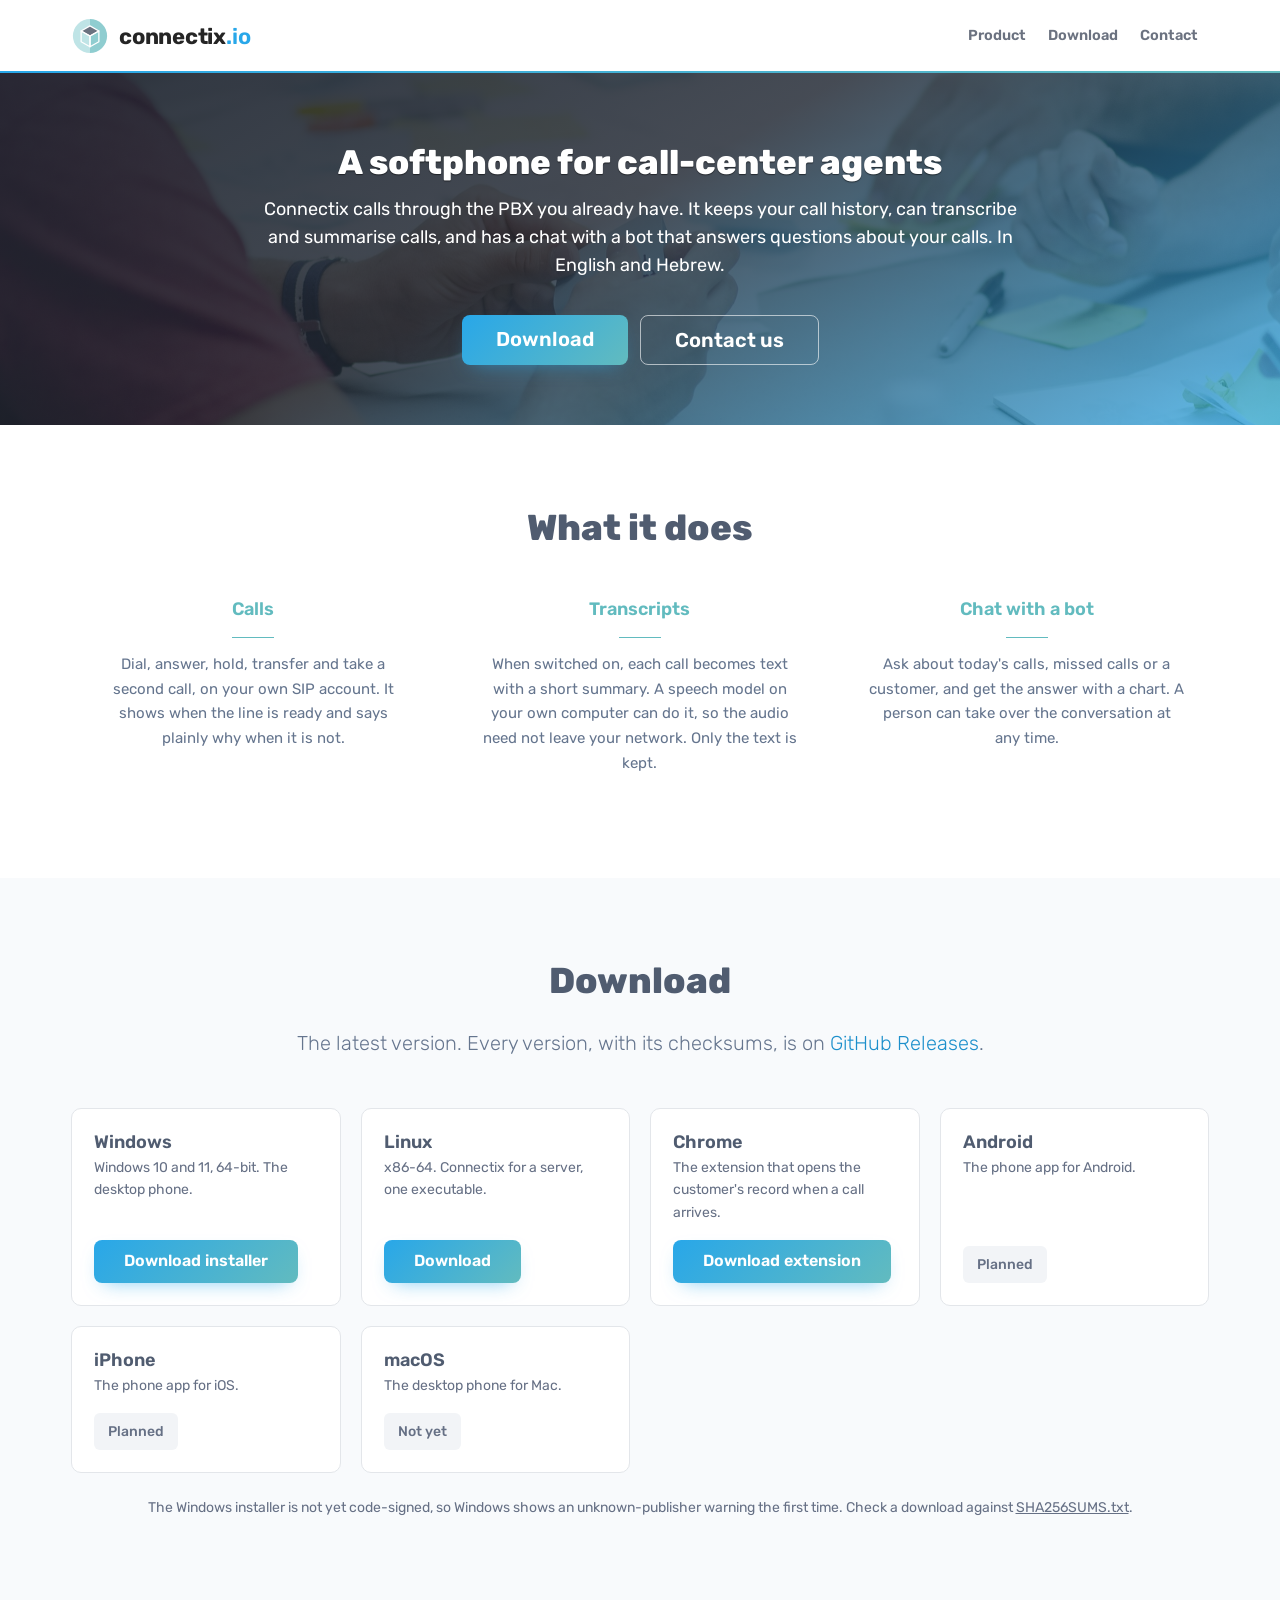
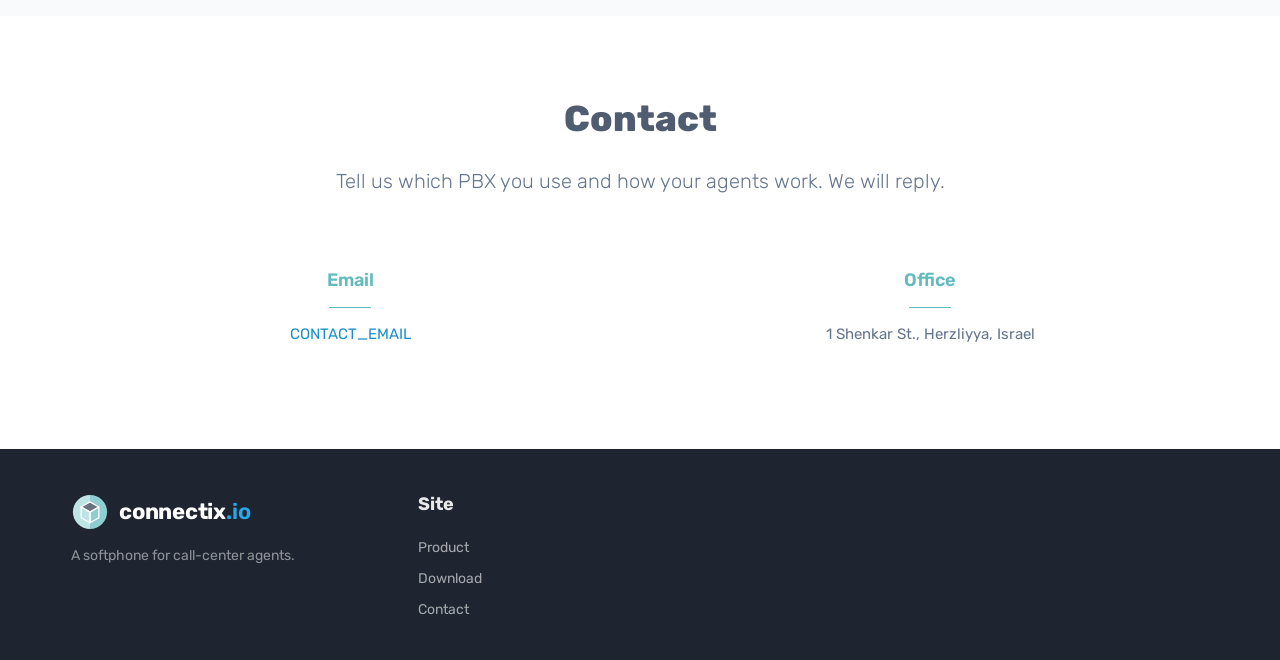
<file: index.html>
<!DOCTYPE html>
<html lang="en">
<head>
  <meta charset="utf-8">
  <meta name="viewport" content="width=device-width, initial-scale=1.0">
  <title>Connectix: a softphone for call-center agents</title>
  <meta name="description" content="Connectix is a desktop softphone for call-center agents. It calls through your existing PBX and adds call transcripts and a chat with a bot.">
  <meta name="author" content="Connectix">
  <link rel="icon" href="favicon.ico" sizes="32x32">
  <link rel="icon" type="image/svg+xml" href="favicon.svg">
  <link rel="apple-touch-icon" href="apple-touch-icon.png">
  <link rel="preconnect" href="https://fonts.googleapis.com">
  <link rel="preconnect" href="https://fonts.gstatic.com" crossorigin>
  <link href="https://fonts.googleapis.com/css2?family=Rubik:wght@300;400;500;600;700&display=swap" rel="stylesheet">
  <link rel="stylesheet" href="assets/css/site.css">
  <style>
    .downloads { display: grid; grid-template-columns: repeat(auto-fit, minmax(220px, 1fr)); gap: 20px; margin-top: 32px; }
    .platform { display: flex; flex-direction: column; align-items: flex-start; border: 1px solid #e3e6ea; border-radius: 10px; padding: 22px; text-align: left; background: #fff; }
    .platform > .btn, .platform > .soon { margin-top: auto; }
    .platform h3 { margin: 0 0 4px; font-size: 18px; }
    .platform .what { margin: 0 0 16px; color: #667085; font-size: 14px; }
    .platform .soon { display: inline-block; padding: 8px 14px; border-radius: 6px; background: #f2f4f7; color: #667085; font-size: 14px; font-weight: 500; }
    .small-print { margin-top: 24px; color: #667085; font-size: 14px; text-align: center; }
    .small-print a { color: inherit; text-decoration: underline; }
  </style>
</head>
<body class="home-page">

<header class="header">
  <div class="container">
    <a class="brand" href="index.html" aria-label="Connectix home"><img src="assets/images/connectix-mark.svg" alt="" width="38" height="38"><span class="wm">connectix<span class="tld">.io</span></span>
    </a>
    <button class="nav-toggle" type="button" aria-expanded="false" aria-controls="nav">
      <span></span><span></span><span></span><span class="sr-only">Toggle navigation</span>
    </button>
    <nav class="nav" id="nav" aria-label="Main">
      <ul>
        <li><a href="#product">Product</a></li>
        <li><a href="#download">Download</a></li>
        <li><a href="#contact">Contact</a></li>
      </ul>
    </nav>
  </div>
</header>

<main>

  <section class="hero">
    <div class="container">
      <h1>A softphone for call-center agents</h1>
      <p class="lead">Connectix calls through the PBX you already have. It keeps your call history, can transcribe and summarise calls, and has a chat with a bot that answers questions about your calls. In English and Hebrew.</p>
      <div class="actions center">
        <a href="#download" class="btn btn-cta btn-lg">Download</a>
        <a href="#contact" class="btn btn-ghost btn-lg">Contact us</a>
      </div>
    </div>
  </section>

  <section id="product" class="section">
    <div class="container">
      <h2 class="title">What it does</h2>
      <div class="grid grid-3">
        <div class="item">
          <h3>Calls</h3>
          <hr>
          <p>Dial, answer, hold, transfer and take a second call, on your own SIP account. It shows when the line is ready and says plainly why when it is not.</p>
        </div>
        <div class="item">
          <h3>Transcripts</h3>
          <hr>
          <p>When switched on, each call becomes text with a short summary. A speech model on your own computer can do it, so the audio need not leave your network. Only the text is kept.</p>
        </div>
        <div class="item">
          <h3>Chat with a bot</h3>
          <hr>
          <p>Ask about today's calls, missed calls or a customer, and get the answer with a chart. A person can take over the conversation at any time.</p>
        </div>
      </div>
    </div>
  </section>

  <section id="download" class="section section-soft">
    <div class="container">
      <h2 class="title">Download</h2>
      <p class="intro">The latest version. Every version, with its checksums, is on <a href="https://github.com/connectix-io/releases/releases">GitHub Releases</a>.</p>
      <div class="downloads">
        <div class="platform">
          <h3>Windows</h3>
          <p class="what">Windows 10 and 11, 64-bit. The desktop phone.</p>
          <a class="btn btn-cta" href="https://github.com/connectix-io/releases/releases/latest/download/Connectix-Setup-x64.exe" download>Download installer</a>
        </div>
        <div class="platform">
          <h3>Linux</h3>
          <p class="what">x86-64. Connectix for a server, one executable.</p>
          <a class="btn btn-cta" href="https://github.com/connectix-io/releases/releases/latest/download/connectix-linux-x86_64" download>Download</a>
        </div>
        <div class="platform">
          <h3>Chrome</h3>
          <p class="what">The extension that opens the customer's record when a call arrives.</p>
          <a class="btn btn-cta" href="https://github.com/connectix-io/releases/releases/latest/download/connectix-chrome-extension.zip" download>Download extension</a>
        </div>
        <div class="platform">
          <h3>Android</h3>
          <p class="what">The phone app for Android.</p>
          <span class="soon">Planned</span>
        </div>
        <div class="platform">
          <h3>iPhone</h3>
          <p class="what">The phone app for iOS.</p>
          <span class="soon">Planned</span>
        </div>
        <div class="platform">
          <h3>macOS</h3>
          <p class="what">The desktop phone for Mac.</p>
          <span class="soon">Not yet</span>
        </div>
      </div>
      <p class="small-print">The Windows installer is not yet code-signed, so Windows shows an unknown-publisher warning the first time. Check a download against <a href="https://github.com/connectix-io/releases/releases/latest/download/SHA256SUMS.txt">SHA256SUMS.txt</a>.</p>
    </div>
  </section>

  <section id="contact" class="section">
    <div class="container">
      <h2 class="title">Contact</h2>
      <p class="intro">Tell us which PBX you use and how your agents work. We will reply.</p>
      <div class="grid grid-2">
        <div class="item">
          <h3>Email</h3>
          <hr>
          <p><a href="mailto:CONTACT_EMAIL">CONTACT_EMAIL</a></p>
        </div>
        <div class="item">
          <h3>Office</h3>
          <hr>
          <p>1 Shenkar St., Herzliyya, Israel</p>
        </div>
      </div>
    </div>
  </section>

</main>

<footer class="footer">
  <div class="container top">
    <div>
      <a class="brand" href="index.html" aria-label="Connectix home"><img src="assets/images/connectix-mark.svg" alt="" width="38" height="38"><span class="wm">connectix<span class="tld">.io</span></span>
      </a>
      <p class="blurb">A softphone for call-center agents.</p>
    </div>
    <div>
      <h3>Site</h3>
      <ul>
        <li><a href="#product">Product</a></li>
        <li><a href="#download">Download</a></li>
        <li><a href="#contact">Contact</a></li>
      </ul>
    </div>
  </div>
</footer>

<script src="assets/js/site.js"></script>
</body>
</html>
</file>
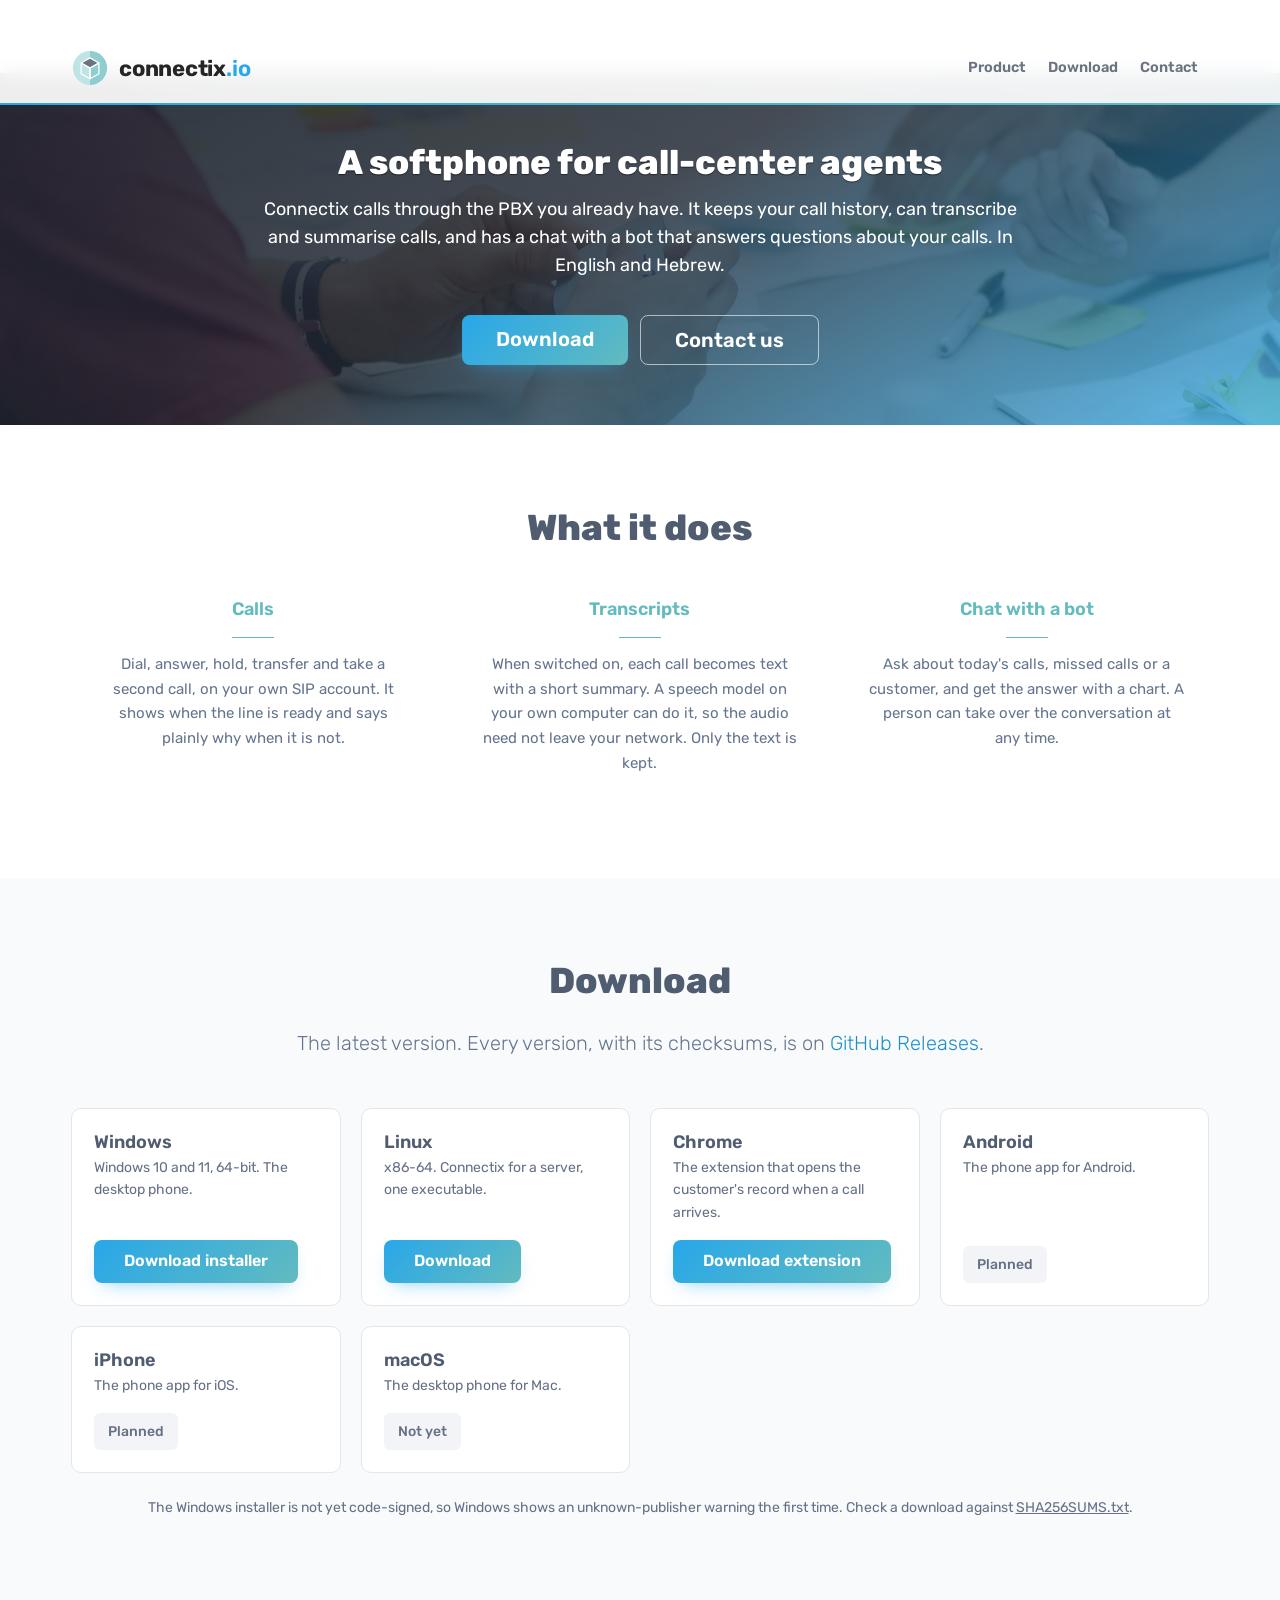
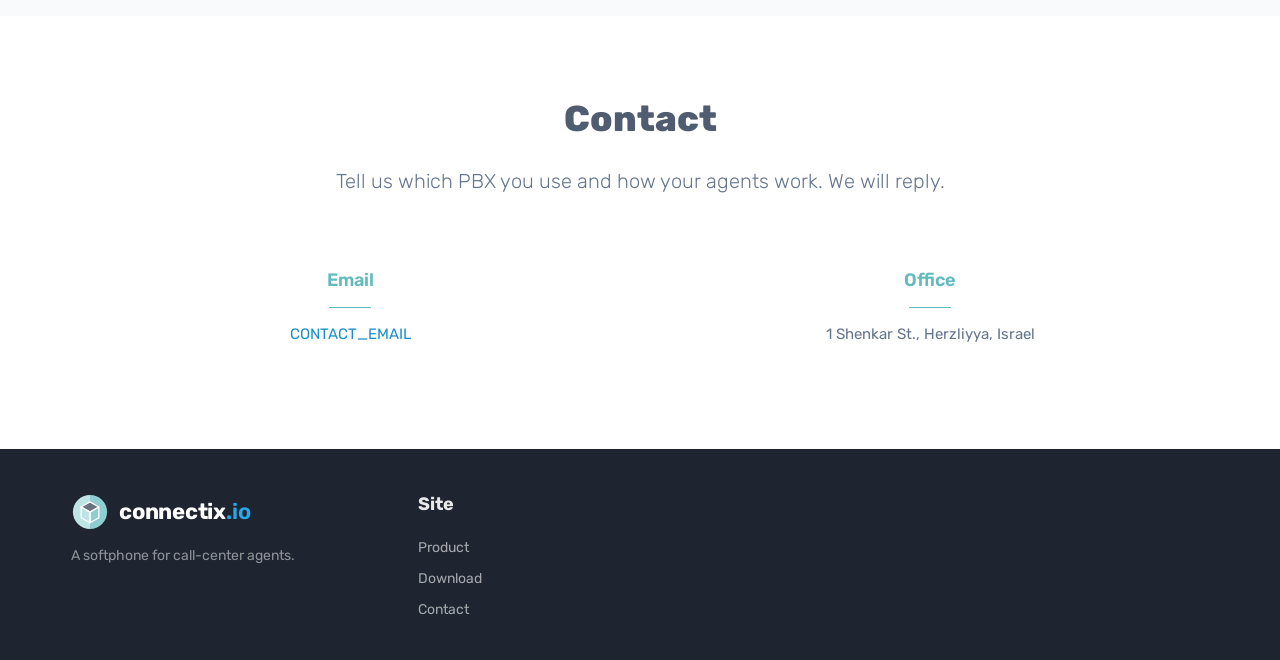
<file: about.html>
<!DOCTYPE html>
<html lang="en">
<head>
  <meta charset="utf-8">
  <title>Connectix</title>
  <meta http-equiv="refresh" content="0; url=index.html#product">
  <link rel="canonical" href="index.html#product">
</head>
<body><p>This page moved to <a href="index.html#product">the home page</a>.</p></body>
</html>
</file>
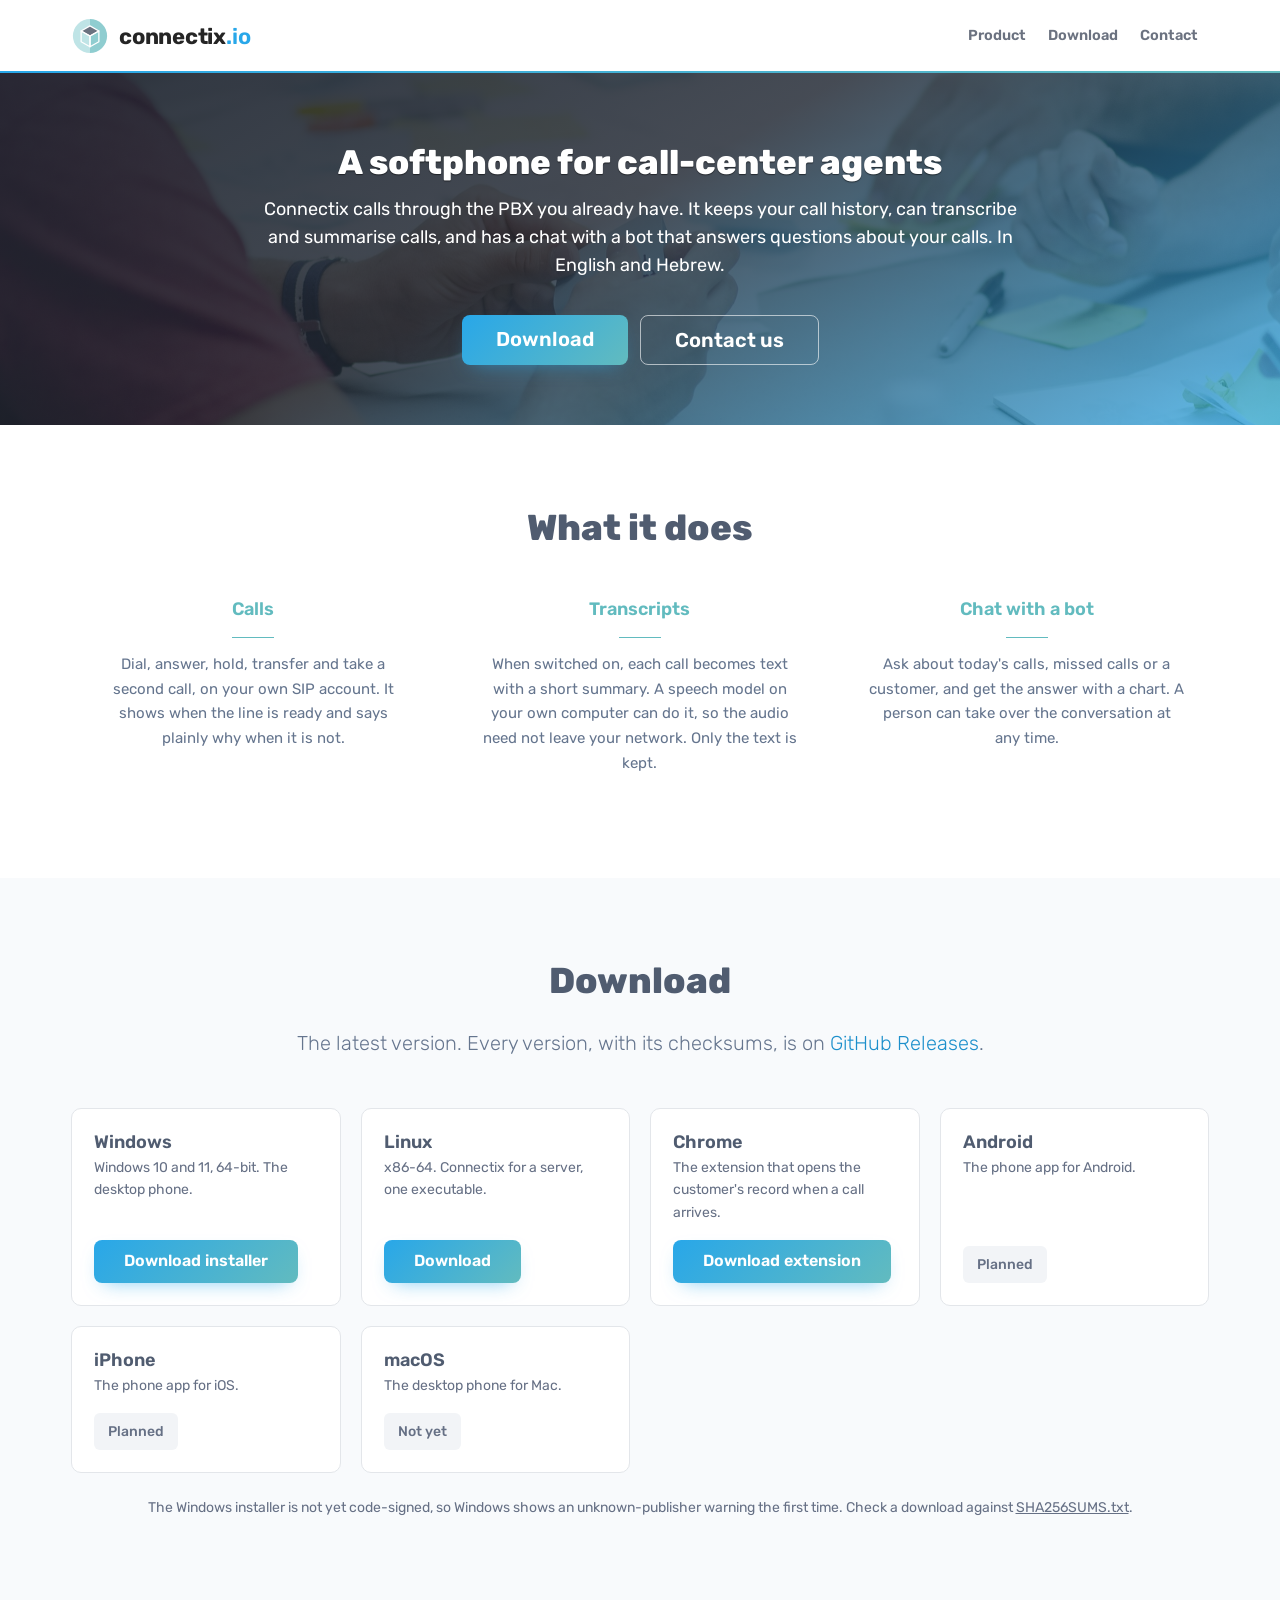
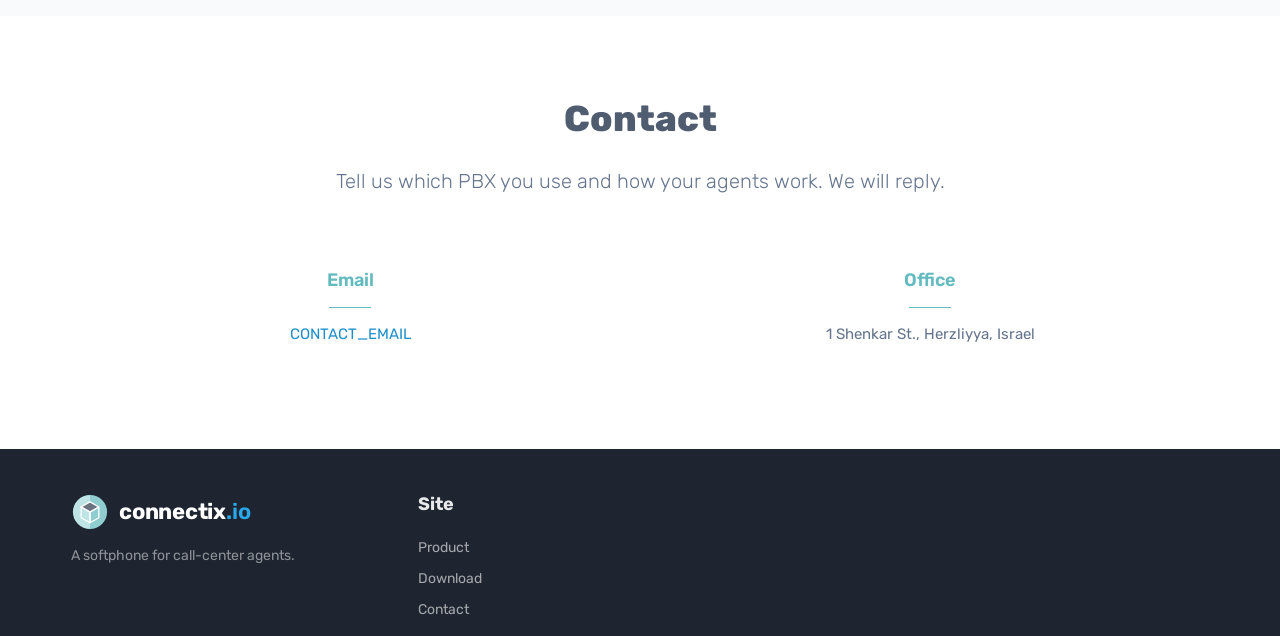
<file: contact.html>
<!DOCTYPE html>
<html lang="en">
<head>
  <meta charset="utf-8">
  <title>Connectix</title>
  <meta http-equiv="refresh" content="0; url=index.html#contact">
  <link rel="canonical" href="index.html#contact">
</head>
<body><p>This page moved to <a href="index.html#contact">the home page</a>.</p></body>
</html>
</file>
<file: assets/css/site.css>
/* Connectix site. One stylesheet, no framework.
   The look follows voipappz.com (its styles.css and the inline overrides on
   its index.html): Rubik, slate hero, white/soft sections, dark footer.
   The logo mark's own colours (#BFE4E6 / #8FCDD0 / #6B7280) stay in the mark. */

:root {
  --title: #505c70;        /* section titles */
  --ink: #111827;          /* card headings */
  --copy: #65758e;         /* body text */
  --copy-2: #5f7186;
  --muted: #6b7280;
  --line: #e5e7eb;
  --line-2: #dbe4eb;
  --soft: #f8fafc;
  --white: #ffffff;
  --accent: #1C8FCB;       /* links, table header */
  --accent-hover: #28A7E9;
  --sky: #62BBBF;          /* card sub-titles and rules */
  --sky-2: #28A7E9;        /* icons, flow labels */
  --light-blue: #a7ecef;   /* hero brand word, nav hover */
  --teal: #62BBBF;
  --navy: #1E2530;
  --slate: #65758e;
  --header: rgba(255, 255, 255, .92);
  --header-solid: #ffffff;
  --footer: #1E2530;
  --bottom: #171d26;
  --max: 1170px;
  --gutter: 16px;
  --font: 'Rubik', -apple-system, BlinkMacSystemFont, 'Segoe UI', 'Helvetica Neue', sans-serif;
}

*, *::before, *::after { box-sizing: border-box; }

html { -webkit-text-size-adjust: 100%; scroll-behavior: smooth; }
@media (prefers-reduced-motion: reduce) { html { scroll-behavior: auto; } }

body {
  margin: 0;
  font-family: var(--font);
  font-size: 16px;
  line-height: 1.5;
  color: var(--copy);
  background: var(--white);
  -webkit-font-smoothing: antialiased;
  -moz-osx-font-smoothing: grayscale;
}

h1, h2, h3, h4 { font-family: var(--font); color: var(--title); line-height: 1.25; margin: 0 0 14px; font-weight: 800; }
h1 { font-size: 36px; }
h2 { font-size: 30px; }
h3 { font-size: 20px; font-weight: 600; }
h4 { font-size: 17px; font-weight: 600; color: var(--ink); }
p { margin: 0 0 16px; line-height: 1.6; }
a { color: var(--accent); text-decoration: none; }
a:hover, a:focus { color: var(--accent-hover); text-decoration: underline; }
ul { margin: 0 0 16px; padding-left: 20px; }
li { margin-bottom: 6px; }
img, svg { max-width: 100%; }
code {
  font-family: ui-monospace, SFMono-Regular, Menlo, Consolas, monospace;
  font-size: .92em;
  background: var(--soft);
  padding: 1px 5px;
  border-radius: 4px;
  color: var(--ink);
}
table { border-collapse: collapse; }

.container { max-width: var(--max); margin: 0 auto; padding: 0 var(--gutter); }
.center { text-align: center; }
.narrow { max-width: 820px; margin-left: auto; margin-right: auto; }
.sr-only {
  position: absolute; width: 1px; height: 1px; padding: 0; margin: -1px;
  overflow: hidden; clip: rect(0, 0, 0, 0); white-space: nowrap; border: 0;
}
:focus-visible { outline: 3px solid var(--light-blue); outline-offset: 2px; }

/* ----- Header (voipappz: dark bar, white logo, uppercase 13px links) ----- */

.header {
  position: sticky;
  top: 0;
  z-index: 40;
  background: var(--header);
  color: #fff;
}
.header .container {
  display: flex;
  align-items: center;
  justify-content: space-between;
  min-height: 72px;
  position: relative;
}
.brand { display: inline-flex; align-items: center; color: #fff; }
.brand:hover, .brand:focus { text-decoration: none; }
.brand svg { height: 44px; width: auto; display: block; }
.brand .word { font-family: var(--font); font-weight: 600; letter-spacing: .01em; }

.nav-toggle {
  display: none;
  background: none;
  border: 0;
  padding: 8px;
  cursor: pointer;
}
.nav-toggle span { display: block; width: 22px; height: 3px; background: rgba(255, 255, 255, .6); margin: 4px 0; border-radius: 1px; }
.nav-toggle:hover span { background: #fff; }

.nav ul { list-style: none; margin: 0; padding: 0; display: flex; align-items: center; }
.nav li { margin: 0; }
.nav a {
  display: block;
  padding: 10px 11px;
  color: #fff;
  font-size: 13px;
  font-weight: 400;
  text-transform: uppercase;
  letter-spacing: .02em;
  white-space: nowrap;
}
.nav a:hover, .nav a:focus { color: var(--light-blue); text-decoration: none; }
.nav a[aria-current="page"] { color: var(--light-blue); font-weight: 700; }

@media (max-width: 991px) {
  .nav-toggle { display: block; }
  .nav {
    position: absolute;
    left: 0; right: 0; top: 100%;
    background: var(--header-solid);
    border-top: 1px solid rgba(255, 255, 255, .08);
    display: none;
  }
  .nav.is-open { display: block; }
  .nav ul { flex-direction: column; align-items: stretch; padding: 6px var(--gutter) 12px; }
  .nav a { padding: 12px 8px; font-size: 14px; }
}

/* ----- Buttons ----- */

.btn {
  display: inline-block;
  padding: 10px 30px;
  border-radius: 4px;
  font-weight: 400;
  font-size: 16px;
  line-height: 1.4;
  border: 1px solid transparent;
  cursor: pointer;
  text-decoration: none;
}
.btn:hover, .btn:focus { text-decoration: none; }
.btn-secondary { background: var(--slate); color: #fff; }
.btn-secondary:hover, .btn-secondary:focus { background: var(--title); color: #fff; }
.btn-ghost { background: transparent; color: #fff; border-color: rgba(255, 255, 255, .6); }
.btn-ghost:hover, .btn-ghost:focus { border-color: #fff; color: #fff; }
.btn-lg { font-size: 20px; padding: 10px 34px; }
.actions { display: flex; flex-wrap: wrap; gap: 12px; }
.actions.center { justify-content: center; }

/* ----- Hero (voipappz .home-promo: slate, white text, brand word in light blue) ----- */

.hero {
  background: var(--slate);
  color: #fff;
  padding: 70px 0 60px;
  text-align: center;
}
.hero .brand-word {
  display: block;
  font-size: 56px;
  font-weight: 800;
  color: var(--light-blue);
  text-shadow: 0 1px 1px rgba(0, 0, 0, .5);
  margin: 0 0 18px;
  line-height: 1.1;
}
.hero h1 {
  color: #fff;
  font-size: 26px;
  font-weight: 800;
  text-shadow: 0 1px 1px rgba(0, 0, 0, .5);
  margin: 0 0 16px;
}
.hero .lead {
  max-width: 760px;
  margin: 0 auto 36px;
  font-size: 18px;
  line-height: 1.55;
  font-weight: 400;
  color: #fff;
}
.hero .btn-note { display: block; margin-top: 12px; font-size: 13px; color: rgba(255, 255, 255, .85); }
/* the slanted tail under the hero, as voipappz's header triangle */
.hero-tail {
  height: 160px;
  background: var(--slate);
  clip-path: polygon(0 0, 100% 0, 50% 100%);
  margin-bottom: 20px;
}
.hero-small { padding: 56px 0 50px; }
.hero-small h1 { font-size: 36px; }
.hero-small .lead { margin-bottom: 0; }

@media (max-width: 767px) {
  .hero { padding: 48px 0 44px; }
  .hero .brand-word { font-size: 42px; }
  .hero h1 { font-size: 22px; }
  .hero .lead { font-size: 16px; }
  .hero-tail { height: 80px; }
  .hero-small h1 { font-size: 28px; }
  h1 { font-size: 30px; }
  h2 { font-size: 26px; }
}

/* ----- Sections ----- */

.section { padding: 80px 0; }
.section-soft { background: var(--soft); }
.section .title { text-align: center; font-size: 36px; font-weight: 800; color: var(--title); margin-bottom: 25px; }
.section .title.small { font-size: 24px; margin: 34px 0 8px; }
.section .intro { text-align: center; max-width: 820px; margin: 0 auto 50px; font-size: 20px; font-weight: 300; color: var(--copy); line-height: 1.5; }
.section .intro.tight { margin-bottom: 24px; font-size: 16px; font-weight: 400; }
.triband-hr { height: 1px; border: 0; background: #eee; margin: 40px 0; }
.wide-hr { width: 80%; height: 1px; border: 0; background: var(--line); margin: 30px auto; }
@media (max-width: 767px) {
  .section { padding: 56px 0; }
  .section .title { font-size: 1.8rem; margin-bottom: 20px; }
  .section .intro { font-size: 1rem; margin-bottom: 30px; }
}

/* ----- Grids ----- */

.grid { display: grid; gap: 22px; grid-template-columns: 1fr; }
@media (min-width: 640px) { .grid-2, .grid-3, .grid-4, .grid-5 { grid-template-columns: repeat(2, minmax(0, 1fr)); } }
@media (min-width: 992px) {
  .grid-3 { grid-template-columns: repeat(3, minmax(0, 1fr)); }
  .grid-4 { grid-template-columns: repeat(4, minmax(0, 1fr)); }
  .grid-5 { grid-template-columns: repeat(5, minmax(0, 1fr)); }
}

/* ----- Items (voipappz .item-inner: icon, sub-title, short rule, desc) ----- */

.item { text-align: center; padding: 22px 24px; }
.item .icon {
  width: 48px; height: 48px;
  margin: 0 auto 15px;
  display: grid; place-items: center;
  color: var(--sky-2);
}
.item .icon svg { width: 44px; height: 44px; fill: none; stroke: currentColor; stroke-width: 1.3; stroke-linecap: round; stroke-linejoin: round; }
.item .icon.small svg { width: 25px; height: 25px; stroke-width: 1.8; }
.item h3 { font-size: 18px; line-height: 1.35; font-weight: 600; color: var(--sky); margin: 0 0 6px; }
.item h3.upper { text-transform: uppercase; }
.item hr { width: 42px; height: 1px; border: 0; background: var(--sky); margin: 15px auto 6px; }
.item p { font-size: 15px; line-height: 1.65; color: var(--copy); padding-top: 8px; margin: 0; }
@media (max-width: 767px) { .item { padding: 20px 8px; } }

/* "Who uses" columns */
.who h4 { font-size: 18px; line-height: 1.35; color: var(--sky-2); font-weight: 600; margin-bottom: 10px; }
.who p { color: var(--muted); font-size: 15px; line-height: 1.65; }
.who .grid > div { padding: 10px 0; }

/* flow cards */
.flow-card { padding: 22px 18px; }
.flow-card .flow-label { color: var(--sky-2); font-size: 11px; font-weight: 700; letter-spacing: .09em; text-transform: uppercase; margin-bottom: 9px; }
.flow-card h4 { color: var(--ink); font-size: 17px; line-height: 1.35; margin: 0 0 9px; }
.flow-card p { color: var(--muted); font-size: 14px; line-height: 1.6; margin: 0; }

.release-path-label { margin: 26px auto 8px; color: var(--ink); font-size: 14px; font-weight: 600; text-align: center; }
.release-path {
  display: flex; flex-wrap: wrap; justify-content: center; align-items: center;
  gap: 8px 12px; max-width: 980px; margin: 0 auto;
  color: #566579; font-size: 13px; font-weight: 600; line-height: 1.55; text-align: center;
}
.release-path b { color: var(--sky-2); font-size: 18px; font-weight: 400; }

/* ----- Testimonials ----- */

.quote-card { padding: 10px 20px 20px; }
.quote-card blockquote {
  position: relative;
  margin: 0 0 18px;
  padding: 0 0 0 34px;
  font-size: 15px;
  line-height: 1.7;
  color: var(--copy);
}
.quote-card blockquote::before {
  content: '\201C';
  position: absolute; left: 0; top: -8px;
  font-size: 44px; line-height: 1; color: var(--light-blue); font-family: Georgia, serif;
}
.quote-card .name { margin: 0; padding-left: 34px; color: var(--title); font-weight: 600; font-size: 14px; }
.quote-card .source-title { display: block; font-weight: 400; color: var(--copy); font-size: 13px; }

/* ----- Pricing (voipappz inline table styles) ----- */

.pricing-lead { text-align: center; font-size: 18px; font-weight: 300; color: var(--copy); max-width: 820px; margin: 0 auto 28px; }
.pricing-table { max-width: 980px; margin: 0 auto 18px; border: 1px solid var(--line-2); border-radius: 8px; overflow-x: auto; }
.pricing-row { display: grid; grid-template-columns: 1.05fr 1.25fr 1.15fr 1.2fr 1.2fr; min-width: 680px; align-items: center; }
.pricing-row > span { padding: 14px 12px; border-right: 1px solid var(--line-2); color: var(--ink); font-size: 14px; text-align: center; }
.pricing-row > span:last-child { border-right: 0; }
.pricing-row.head { background: var(--accent); }
.pricing-row.head > span { color: #fff; font-weight: 700; font-size: 13px; }
.pricing-row:not(.head):nth-child(even) { background: var(--soft); }
.pricing-row .tier { font-weight: 600; }
.included { max-width: 940px; margin: 26px auto 20px; }
.included h4 { margin: 0 0 12px; color: var(--ink); font-size: 18px; font-weight: 600; }
.included table { width: 100%; border: 1px solid var(--line-2); background: #fff; }
.included th, .included td { padding: 12px 14px; border-bottom: 1px solid var(--line-2); color: var(--muted); font-size: 14px; line-height: 1.5; text-align: left; vertical-align: top; }
.included th { width: 24%; color: var(--ink); font-weight: 600; background: var(--soft); }
.included tr:last-child th, .included tr:last-child td { border-bottom: 0; }
.pricing-notes { max-width: 940px; margin: 0 auto 24px; color: var(--copy); font-size: 15px; }
.pricing-notes p { margin: 0 0 8px; }
@media (max-width: 640px) {
  .pricing-table { border: 0; border-radius: 0; overflow: visible; }
  .pricing-row.head { display: none; }
  .pricing-row { min-width: 0; grid-template-columns: repeat(2, minmax(0, 1fr)); margin: 0 0 10px; overflow: hidden; border: 1px solid var(--line-2); border-radius: 7px; }
  .pricing-row > span { min-height: 60px; padding: 9px 10px; border-right: 1px solid var(--line-2); border-bottom: 1px solid var(--line-2); text-align: left; }
  .pricing-row > span:nth-child(even) { border-right: 0; }
  .pricing-row > span:nth-last-child(-n+2) { border-bottom: 0; }
  .pricing-row .tier { grid-column: 1 / -1; min-height: 0; padding: 10px 12px; background: var(--accent); color: #fff; border: 0; text-align: center; }
  .pricing-row > span:not(.tier)::before { content: attr(data-label); display: block; margin-bottom: 4px; color: var(--copy); font-size: 10px; font-weight: 700; letter-spacing: .04em; text-transform: uppercase; }
  .included th, .included td { display: block; width: 100%; }
  .included th { padding-bottom: 5px; border-bottom: 0; }
  .included td { padding-top: 3px; }
}

/* ----- FAQ (voipappz .indiv-faq, as <details>) ----- */

.faq { max-width: 980px; margin: 0 auto; border-top: 1px solid #d8e1e8; }
.faq-title { max-width: 980px; margin: 0 auto 26px; text-align: left; }
.faq details { border-bottom: 1px solid #d8e1e8; }
.faq summary {
  list-style: none;
  cursor: pointer;
  position: relative;
  padding: 20px 52px 20px 0;
  color: var(--ink);
  font-size: 17px;
  font-weight: 600;
  line-height: 1.4;
}
.faq summary::-webkit-details-marker { display: none; }
.faq summary::after {
  content: '+';
  position: absolute; right: 8px; top: 50%;
  transform: translateY(-50%);
  width: 28px; height: 28px;
  border: 1px solid var(--line-2); border-radius: 50%;
  text-align: center; line-height: 26px;
  color: var(--accent); font-weight: 400; font-size: 20px;
}
.faq details[open] summary::after { content: '\2212'; }
.faq details p { padding: 0 52px 22px 0; margin: 0; color: var(--muted); font-size: 15px; line-height: 1.75; }
.faq-note { max-width: 980px; margin: 18px auto 0; color: var(--muted); font-size: 14px; line-height: 1.65; }
@media (max-width: 767px) {
  .faq summary { padding: 17px 42px 17px 0; font-size: 16px; }
  .faq details p { padding: 0 40px 19px 0; font-size: 14px; }
}

/* ----- Customers (voipappz #logos: grayscale, .64 opacity, 5 per row) ----- */

.logos .row {
  display: flex; flex-wrap: wrap; justify-content: center; align-items: center;
  gap: 18px 44px;
  max-width: 1000px; margin: 0 auto;
}
.logos .row > * { flex: 0 0 auto; }
.logos img {
  display: block;
  width: auto;
  filter: grayscale(100%);
  opacity: .64;
  transition: filter .2s ease, opacity .2s ease, transform .2s ease;
}
.logos img:hover { filter: none; opacity: 1; transform: translateY(-2px); }
.logos .wordmark { display: inline-block; color: var(--title); font-size: 20px; font-weight: 700; letter-spacing: .01em; line-height: 1.25; white-space: nowrap; }
.logos .wordmark.long { font-size: 17px; white-space: normal; text-align: center; }
@media (max-width: 767px) {
  .logos .row { gap: 14px 22px; }
  .logos img { max-height: 40px; }
}
@media (prefers-reduced-motion: reduce) { .logos img { transition: none; } }

/* ----- Get in touch (voipappz .cta-section) ----- */

.cta {
  background: var(--slate);
  color: #fff;
  padding: 80px 0;
  text-align: center;
}
.cta .title { color: #fff; font-size: 36px; font-weight: 800; text-shadow: 0 1px 1px rgba(0, 0, 0, .5); margin: 0 0 30px; }
.cta .contact-info { font-size: 24px; margin-bottom: 26px; }
.cta .contact-info span { display: block; }
.cta .contact-info .intro { font-size: 16px; color: rgba(255, 255, 255, .85); margin-bottom: 6px; }
.cta .contact-info a:hover { color: #fff; }
.cta p { max-width: 720px; margin: 0 auto 26px; font-size: 17px; }
.cta .btn-note { display: block; margin-top: 12px; font-size: 13px; color: rgba(255, 255, 255, .85); }

/* ----- Product page feature blocks ----- */

.feature { padding: 56px 0; border-top: 1px solid var(--line); }
.feature .inner { display: grid; gap: 28px 48px; grid-template-columns: 1fr; align-items: start; }
@media (min-width: 900px) { .feature .inner { grid-template-columns: minmax(0, 5fr) minmax(0, 7fr); } }
.feature .label { color: var(--sky-2); font-size: 12px; font-weight: 700; letter-spacing: .1em; text-transform: uppercase; margin-bottom: 8px; }
.feature h2 { font-size: 26px; color: var(--title); }
.feature .summary { font-size: 17px; }
.feature .facts { margin: 0; padding: 0; list-style: none; }
.feature .facts li { position: relative; padding-left: 24px; margin-bottom: 10px; font-size: 15px; line-height: 1.65; }
.feature .facts li::before { content: ''; position: absolute; left: 0; top: 9px; width: 10px; height: 10px; border-radius: 50%; background: var(--sky); }
.feature .facts strong { color: var(--ink); font-weight: 600; }
.feature .wire { grid-column: 1 / -1; margin: 0; }

.wire {
  margin: 0 0 14px;
  padding: 18px 22px;
  background: #1b2430;
  color: #cfe0f0;
  border: 1px solid rgba(40, 167, 233, .18);
  border-radius: 12px;
  font-family: ui-monospace, SFMono-Regular, Menlo, Consolas, monospace;
  font-size: 13.5px;
  line-height: 1.7;
  overflow-x: auto;
  white-space: pre;
}
.wire .k { color: #7ee0b8; }

.note {
  border-left: 4px solid var(--sky);
  background: var(--soft);
  padding: 14px 18px;
  border-radius: 0 4px 4px 0;
  font-size: 15px;
  margin: 0 0 18px;
}
.note p:last-child { margin-bottom: 0; }

/* ----- Prose (about) ----- */

.prose { max-width: 860px; margin: 0 auto; }
.prose h2 { font-size: 24px; margin-top: 36px; }
.prose h2:first-child { margin-top: 0; }
.prose p, .prose li { font-size: 17px; line-height: 1.7; }
.prose .vision { font-size: 20px; font-weight: 300; color: var(--title); margin-top: 24px; }

/* ----- Footer (voipappz footer.html) ----- */

.footer { background: var(--footer); color: rgba(255, 255, 255, .5); font-size: 14px; }
.footer .container.top { display: grid; gap: 30px; grid-template-columns: 1fr; padding-top: 44px; padding-bottom: 30px; }
@media (min-width: 768px) { .footer .container.top { grid-template-columns: 1.3fr 1fr 1fr 1fr; } }
.footer h3 { color: rgba(255, 255, 255, .9); font-size: 18px; font-weight: 700; margin: 0 0 22px; }
.footer ul { list-style: none; margin: 0; padding: 0; }
.footer li { margin-bottom: 10px; }
.footer a { color: rgba(255, 255, 255, .6); }
.footer a:hover, .footer a:focus { color: var(--light-blue); text-decoration: none; }
.footer .brand { margin-bottom: 14px; }
.footer .brand svg { height: 48px; }
.footer .blurb { max-width: 360px; line-height: 1.6; }
.footer address { font-style: normal; line-height: 1.7; }
.footer .bottom { background: var(--bottom); padding: 15px; font-size: 13px; color: rgba(255, 255, 255, .5); text-align: center; }

/* ----- The Connectix identity (va-voipappz.com, branch single-page-site):
   white header with a blue-to-teal rule, the mark and the connectix.io
   wordmark, gradient buttons, a navy hero. No orange. ----- */

.header { color: var(--ink); backdrop-filter: blur(10px); border-bottom: 1px solid var(--line); }
.header::after { content: ""; position: absolute; left: 0; right: 0; bottom: -1px; height: 2px; background: linear-gradient(90deg, var(--sky-2), var(--teal)); }
.brand { gap: 10px; color: var(--ink); }
.brand img { width: 38px; height: 38px; display: block; }
.wm { font-size: 22px; font-weight: 700; letter-spacing: -.01em; color: #252525; }
.wm .tld { color: var(--sky-2); font-weight: 600; }
.footer .wm { color: #fff; }
.nav a { color: #6b7280; font-size: 14.5px; font-weight: 600; text-transform: none; letter-spacing: 0; }
.nav a:hover, .nav a:focus, .nav a[aria-current="page"] { color: var(--ink); }
.nav-toggle span { background: #6b7280; }
.nav-toggle:hover span { background: var(--ink); }
@media (max-width: 991px) { .nav { border-top: 1px solid var(--line); } }

.btn { border-radius: 8px; font-weight: 600; }
.btn-cta { background: linear-gradient(135deg, var(--sky-2) 0%, var(--teal) 100%); border: 0; color: #fff; box-shadow: 0 8px 20px -10px rgba(40, 167, 233, .65); }
.btn-cta:hover, .btn-cta:focus { background: linear-gradient(135deg, var(--sky-2) 0%, var(--teal) 100%); filter: brightness(1.04); color: #fff; }
.nav .btn-cta, .header .btn-cta { color: #fff; }

.hero, .cta { position: relative; isolation: isolate; background: var(--navy) url('../images/connectix-hero.jpg') center / cover no-repeat; }
.hero::before, .cta::before { content: ""; position: absolute; inset: 0; z-index: -1; background: linear-gradient(150deg, rgba(30, 37, 48, .92) 0%, rgba(30, 37, 48, .82) 45%, rgba(40, 167, 233, .72) 100%); }
.hero-tail { display: none; }
.hero .brand-word { color: var(--light-blue); }
.cta .contact-info a { color: var(--light-blue); }
.btn-secondary { background: var(--navy); }
.hero .tagline { color: var(--light-blue); font-size: 19px; font-weight: 500; margin: 0 0 14px; }

/* Polish: one size for every logo, so no mark shouts over the others. */
.logos img { height: 40px; max-width: 132px; object-fit: contain; }
.logos .wordmark, .logos .wordmark.long { font-size: 16px; color: #8a94a3; }
@media (max-width: 767px) { .logos img { height: 30px; max-width: 104px; } .logos .wordmark { font-size: 14px; } }

/* Polish: the headline is the message; the brand word sits above it, smaller. */
.hero .brand-word { font-size: 44px; margin-bottom: 10px; }
.hero h1 { font-size: 34px; line-height: 1.2; max-width: 820px; margin: 0 auto 12px; }
@media (max-width: 767px) { .hero .brand-word { font-size: 34px; } .hero h1 { font-size: 26px; } }
.cta p { color: rgba(255, 255, 255, .88); }
@media (max-width: 520px) { .hero .actions .btn { width: 100%; max-width: 320px; text-align: center; } }
</file>
